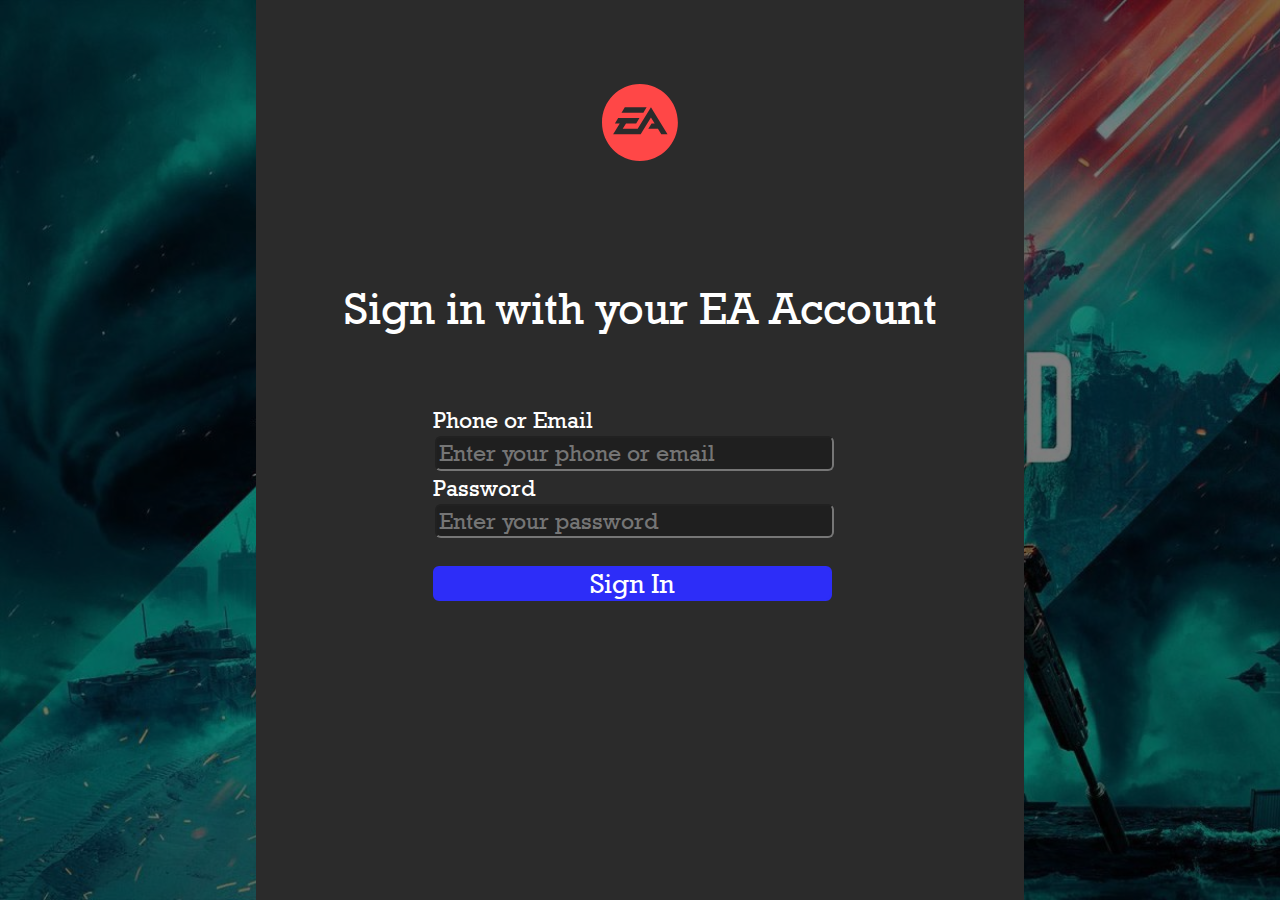
<file: ID_S10205140B_Joshua Ng_Assg1_website/signuppage.html>
<!DOCTYPE html>
<html lang="en">
    <head>
        <meta charset="utf=8">
        <meta name="viewport" content = "width=device-width, initial-scale=1.0">
        <title>Sign Up</title>
        <link rel="icon" href="resources/ealogo.png">
        <link href="normalize.css" rel="stylesheet" type="text/css">
        <link href="main.css" rel="stylesheet" type="text/css">
    </head>
    <body>
        <div class="signup-background">
            <div class="signup-page">
                <img src="resources/ealogo2.svg" style="width: 10%; margin-left:45%; margin-right: 45%; margin-top: 11%;">
                <div class="signup-portion">
                    <p class="signup-header">Sign in with your EA Account</p>
                    <div class="signup">
                        <label for="phone-email">Phone or Email</label>
                        <input type="text" id="phone-email" placeholder="Enter your phone or email">
                        <br>
                        <label for="pass">Password</label>
                        <input type="password" id="pass" placeholder="Enter your password">
                        <input type="submit" value="Sign In">
                    </div>
                </div>
            </div>
        </div>
    </body>
</html>
</file>
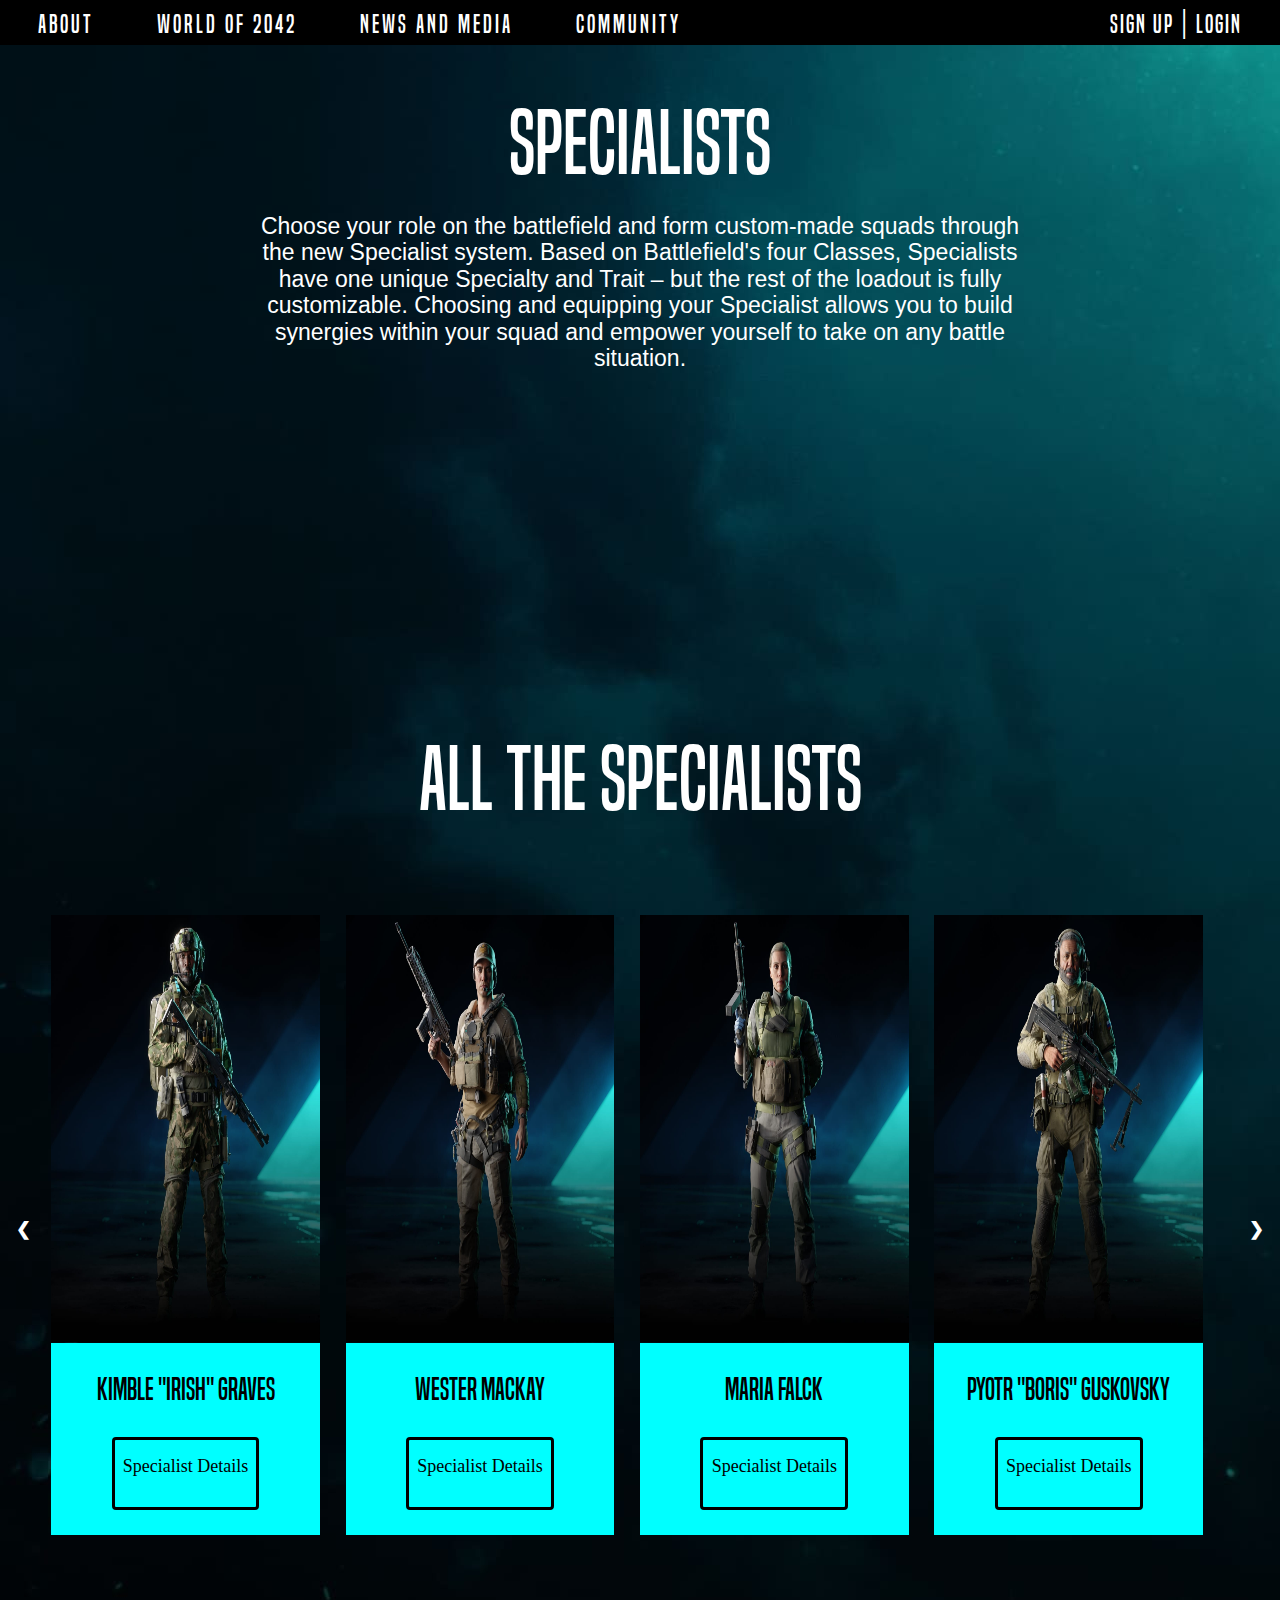
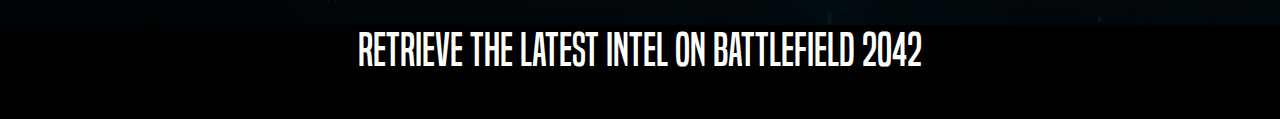
<file: ID_S10205140B_Joshua Ng_Assg1_website/specialistspage.html>
<!DOCTYPE html>
<html lang="en">
    <head>
        <meta charset="utf-8">
        <meta name="viewport" content = "width=device-width, initial-scale=1.0">
        <title>Specialists</title>
        <link rel="icon" href="resources/ealogo.png">
        <link href="normalize.css" rel="stylesheet" type="text/css">
        <link href="main.css" rel="stylesheet" type="text/css">
    </head>
    <body>
        <header class="flex-header">
            <div class="flex-left">
                About
                <div class="dropdown-content">
                    <p onclick="window.location.href='https://www.ea.com/games/battlefield/battlefield-2042/game-overview/modes/battlefield-portal';">Battlefield™ Portal</p>
                    <p onclick="window.location.href='https://www.ea.com/games/battlefield/battlefield-2042/game-overview/modes/battlefield-hazard-zone';">Battlefield Hazard Zone</p>
                    <p onclick="window.location.href='https://www.ea.com/games/battlefield/battlefield-2042/game-overview';">Game Overview</p>
                    <p onclick="window.location.href='https://www.ea.com/games/battlefield/battlefield-2042/game-overview/maps';">Maps</p>
                    <p onclick="window.location.href='https://www.ea.com/games/battlefield/battlefield-2042/game-overview/modes';">Modes</p>
                    <p onclick="window.location.href='specialistspage.html';">Specialists</p>
                    <p onclick="window.location.href='https://www.ea.com/games/battlefield/battlefield-2042/faq';">FAQ</p>
                    <p onclick="window.location.href='https://www.ea.com/games/battlefield/battlefield-2042/game-overview/pc-system-requirements';">PC Requirements</p>
                </div>
            </div>
            <div class="flex-left" onclick="window.location.href='https://www.ea.com/games/battlefield/battlefield-2042/the-world-of-battlefield-2042';">World of 2042</div>
            <div class="flex-left">
                News And Media
                <div class="dropdown-content">
                    <p onclick="window.location.href='https://www.ea.com/games/battlefield/battlefield-2042/news';">Latest News</p>
                    <p onclick="window.location.href='https://www.ea.com/games/battlefield/battlefield-2042/media';">Latest Media</p>
                    <p onclick="window.location.href='https://www.ea.com/games/battlefield/battlefield-2042/tips-and-tricks';">Tip and Tricks</p>
                </div>
            </div>
            <div class="flex-left">
                Community
                <div class="dropdown-content">
                    <p onclick="window.location.href='https://answers.ea.com/t5/Battlefield-2042/ct-p/battlefield-2042-en';">Forum</p>
                    <p onclick="window.location.href='https://discord.com/invite/battlefield';">Discord</p>
                    <p onclick="window.location.href='https://www.ea.com/games/battlefield/battlefield-2042/battlefield-community-charter';">Community Charter</p>
                </div>
            </div>
            <div onclick="window.location.href='signuppage.html';" class="flex-right">Sign Up | Login</div>
        </header>
        <div class="specialists-page">
            <div class="specialists-desc">
                <h class="specialists-desc-header">Specialists</h>
                <p class="specialists-desc-body">
                    Choose your role on the battlefield and form custom-made squads through the new Specialist system.
                     Based on Battlefield's four Classes, Specialists have one unique Specialty and Trait – but the rest
                      of the loadout is fully customizable. Choosing and equipping your Specialist allows you to build
                       synergies within your squad and empower yourself to take on any battle situation.
                </p>
            </div>
            <div class="specialists-section">
                <h>All the Specialists</h>
            </div>
            <div class="specialists-section-slideshow">
                <div class="specialists">
                    <div style="background-image: url('resources/Kimble Graves/bkgnd.jpg');" class="specialists-profile-image"></div>
                    <div class="specialists-nametag">
                        <h class="specialists-nametag-header">Kimble "Irish" Graves</h>
                        <a class="specialists-preview-button" onclick="seeSpecialists(1)">
                            <h>Specialist Details</h>
                        </a>
                    </div>
                </div>
                <div class="specialists">
                    <div style="background-image: url('resources/Webster Mackay/bkgnd.jpg')" class="specialists-profile-image"></div>
                    <div class="specialists-nametag">
                        <h class="specialists-nametag-header">Wester Mackay</h>
                        <a class="specialists-preview-button" onclick="seeSpecialists(2)">
                            <h>Specialist Details</h>
                        </a>
                    </div>
                </div>
                <div class="specialists">
                    <div style="background-image: url('resources/Maria Falck/bkgnd.jpg')" class="specialists-profile-image"></div>
                    <div class="specialists-nametag">
                        <h class="specialists-nametag-header">Maria Falck</h>
                        <a class="specialists-preview-button" onclick="seeSpecialists(3)">
                            <h>Specialist Details</h>
                        </a>
                    </div>
                </div>
                <div class="specialists">
                    <div style="background-image: url('resources/Pyotr Guskovsky/bkgnd.jpg')" class="specialists-profile-image"></div>
                    <div class="specialists-nametag">
                        <h class="specialists-nametag-header">Pyotr "Boris" Guskovsky</h>
                        <a class="specialists-preview-button" onclick="seeSpecialists(4)">
                            <h>Specialist Details</h>
                        </a>
                    </div>
                </div>
                <div class="specialists">
                    <div style="background-image: url('resources/Wikus Van Daele/bkgnd.jpg')" class="specialists-profile-image"></div>
                    <div class="specialists-nametag">
                        <h class="specialists-nametag-header">Wikus "Casper" Van Daele</h>
                        <a class="specialists-preview-button" onclick="seeSpecialists(5)">
                            <h>Specialist Details</h>
                        </a>
                    </div>
                </div>
                <div class="specialists">
                    <div style="background-image: url('resources/Navin Rao/bkgnd.jpg')" class="specialists-profile-image"></div>
                    <div class="specialists-nametag">
                        <h class="specialists-nametag-header">Navin Rao</h>
                        <a class="specialists-preview-button" onclick="seeSpecialists(6)">
                            <h>Specialist Details</h>
                        </a>
                    </div>
                </div>
                <div class="specialists">
                    <div style="background-image: url('resources/Santiago Espinoza/bkgnd.jpg')" class="specialists-profile-image"></div>
                    <div class="specialists-nametag">
                        <h class="specialists-nametag-header">Santiago "Dozer" Espinoza</h>
                        <a class="specialists-preview-button" onclick="seeSpecialists(7)">
                            <h>Specialist Details</h>
                        </a>
                    </div>
                </div>
                <div class="specialists">
                    <div style="background-image: url('resources/Emma Rosier/bkgnd.jpg')" class="specialists-profile-image"></div>
                    <div class="specialists-nametag">
                        <h class="specialists-nametag-header">Emma "Sundance" Rosier</h>
                        <a class="specialists-preview-button" onclick="seeSpecialists(8)">
                            <h>Specialist Details</h>
                        </a>
                    </div>
                </div>
                <div class="specialists">
                    <div style="background-image: url('resources/Constantin Anghel/bkgnd.jpg')" class="specialists-profile-image"></div>
                    <div class="specialists-nametag">
                        <h class="specialists-nametag-header">Constantin "Angel" Anghel</h>
                        <a class="specialists-preview-button" onclick="seeSpecialists(9)">
                            <h>Specialist Details</h>
                        </a>
                    </div>
                </div>
                <div class="specialists">
                    <div style="background-image: url('resources/Ji-Soo Paik/bkgnd.jpg')" class="specialists-profile-image"></div>
                    <div class="specialists-nametag">
                        <h class="specialists-nametag-header">Ji-Soo Paik</h>
                        <a class="specialists-preview-button" onclick="seeSpecialists(10)">
                            <h>Specialist Details</h>
                        </a>
                    </div>
                </div>
                <a class="prev" onclick="prevfewSlides()">&#10094;</a>
                <a class="next" onclick="nextfewSlides()">&#10095;</a>
            </div>
            <div id="1" class="specialist-bio">
                <div style="background-image: url('resources/Kimble Graves/bkgnd.jpg');" class="specialists-image">
                    <h class="specialists-bio-name">Kimble "Irish" Graves</h>
                </div>
            </div>
            <div id="2" class="specialist-bio">
                <div style="background-image: url('resources/Webster Mackay/bkgnd.jpg')" class="specialists-image">
                    <h class="specialists-bio-name">Webster Mackay</h>
                </div>
            </div>
            <div id="3" class="specialist-bio">
                <div style="background-image: url('resources/Maria Falck/bkgnd.jpg')" class="specialists-image">
                    <h class="specialists-bio-name">Maria Falck</h>
                </div>
            </div>
            <div id="4" class="specialist-bio">
                <div style="background-image: url('resources/Pyotr Guskovsky/bkgnd.jpg')" class="specialists-image">
                    <h class="specialists-bio-name">Pyotr "Boris" Guskovsky</h>
                </div>
            </div>
            <div id="5" class="specialist-bio">
                <div style="background-image: url('resources/Wikus Van Daele/bkgnd.jpg')" class="specialists-image">
                    <h class="specialists-bio-name">Wikus "Casper" Van Daele</h>
                </div>
            </div>
            <div id="6" class="specialist-bio">
                <div style="background-image: url('resources/Navin Rao/bkgnd.jpg')" class="specialists-image">
                    <h class="specialists-bio-name">Navin Rao</h>
                </div>
            </div>
            <div id="7" class="specialist-bio">
                <div style="background-image: url('resources/Santiago Espinoza/bkgnd.jpg')" class="specialists-image">
                    <h class="specialists-bio-name">Santiago "Dozer" Espinoza</h>
                </div>
            </div>
            <div id="8" class="specialist-bio">
                <div style="background-image: url('resources/Emma Rosier/bkgnd.jpg')" class="specialists-image">
                    <h class="specialists-bio-name">Emma "Sundance" Rosier</h>
                </div>
            </div>
            <div id="9" class="specialist-bio">
                <div style="background-image: url('resources/Constantin Anghel/bkgnd.jpg')" class="specialists-image">
                    <h class="specialists-bio-name">Constantin "Anghel"</h>
                </div>
            </div>
            <div id="10" class="specialist-bio">
                <div style="background-image: url('resources/Ji-Soo Paik/bkgnd.jpg')" class="specialists-image">
                    <h class="specialists-bio-name">Ji-Soo Paik</h>
                </div>
            </div>
            <footer class="register-news" style="top: 94.4%; height:5.6%">Retrieve the latest intel on Battlefield 2042</footer>
            <script src="specialistspage.js"></script>
        </div>
    </body>
</html>
</file>
<file: ID_S10205140B_Joshua Ng_Assg1_website/main.css>
/* ====================================== */
/* mainpage.html */
/* ====================================== */

* {
    margin: 0px;
    padding: 0px;
    box-sizing: border-box;
}

@font-face {
    font-family: 'Battlefield Font';
    src: url('resources/built-titling.ttf') format('truetype');
}

@font-face {
    font-family: 'Battlefield Font Header';
    src: url('resources/built titling rg.ttf') format('truetype');
}

.flex-header {
    user-select: none;
    display: flex;
    background-color: black;
    color: white;
    font-size: 25px;
}

.flex-left {
    cursor: pointer;
    font-family: 'Battlefield Font Header';
    letter-spacing: 3px;
    white-space: nowrap;
    text-align: center;
    vertical-align: center;
    margin: 10px 25px 10px 38px;
    height: 25px;
}

.flex-right {
    cursor: pointer;
    font-family: 'Battlefield Font Header';
    letter-spacing: 2px;
    white-space: nowrap;
    margin: 10px 38px 10px auto;
    height: 25px;
}

.dropdown-content {
    display: none;
    z-index: 1;
    user-select: none;
    position: absolute;
    border-radius: 4px;
    min-width: 160px;
    text-align: left;
    padding: 5px 10px 5px 10px;
    background-color: rgb(39, 39, 39);
    font-size: 23px;
}

.flex-left:hover .dropdown-content {
    cursor: pointer;
    display: block;
}

.dropdown-content > p {
    transition: 0.2s ease;
    border-radius: 2px;
    padding-left: 4px;
    padding-right: 4px;
}

.dropdown-content > p:hover {
    background-color: rgb(2, 230, 230);
}

.video-front-page {
    user-select: none;
    position: absolute;
    top: 0px;
    width: 100%;
    height: 100%;
}

.video-container {
    background-color: rgba(0, 0, 0, 0.226);
    width: 100%;
    height: 30%;
}

.video-container video {
    mix-blend-mode: overlay;
    position: relative;
    width: 100%;
    z-index: 0;
}

.overlay {
    position: absolute;
    justify-content: center;
    top: 50px;
    left: 0px;
    width: 100%;
    z-index: 1;
}

.game-header {
    position: absolute;
    justify-content: center;
    width: 36%;
    margin-top: 10%;
    margin-left: 32%;
    margin-right: 32%;
}

.game-desc {
    position: absolute;
    text-align: center;
    width: 46%;
    margin-top: 22.3%;
    margin-left: 27%;
    margin-right: 27%;
    color: white;
    font-size: 18.6px;
    font-family: Arial, Helvetica, sans-serif;
}

.game-buy-border {
    user-select: none;
    position: absolute;
    cursor: pointer;
    margin-top: 28.5%;
    white-space: nowrap;
    width: 15%;
    margin-left: 42.5%;
    margin-right: 42.5%;
    padding-top: 2px;
    padding-bottom: 2px;
    text-align: center;
    font-size: 40px;
    font-family: 'Oswald', sans-serif;
    color: white;
    border-radius: 8px;
    transition: 0.36s ease;
    background-color: orange;
}

.game-buy-border:hover {
    background-color: rgb(187, 121, 0);
}

.image-slideshow {
    position: absolute;
    top: 100%;
    width: 100%;
    height: 75%;
    background-color: rgb(27, 27, 27);
}

.slide {
    background-color: rgb(39, 39, 39);
    user-select: none;
    display: none;
}

.slide-battlefield-2042 {
    position: absolute;
    width: 100%;
    height: 100%;
    top: 0%;
    background-size: cover;
    background-repeat: no-repeat;
    background-image: url('resources/battlefield-2042.jpg');
    background-blend-mode: overlay;
    background-color: rgba(0, 0, 0, 0.3);
}

.slide-battlefield-2042-header {
    position: absolute;
    width: 100%;
    top: 20%;
    text-align: center;
    color: rgb(49, 228, 228);
    font-size: 95px;
    font-family: 'Battlefield Font Header';
    line-height: 70%;
}

.slide-battlefield-2042-desc {
    position: absolute;
    width: 64%;
    top: 39%;
    margin-left: 18%;
    margin-right: 18%;
    font-size: 23px;
    font-family: Arial, Helvetica, sans-serif;
    text-align: center;
    color: white;
}

.slide-battlefield-2042-game-overview {
    user-select: none;
    cursor: pointer;
    background-color: orange;
    position: absolute;
    top: 64%;
    font-size: 30px;
    width: 15%;
    margin-left: 42.5%;
    margin-right: 42.5%;
    font-family: 'Oswald', sans-serif;
    text-align: center;
    border: 1px solid white;
    padding: 5px;
    color: white;
    border-radius: 8px;
    transition: 0.36s ease;
}

.slide-battlefield-2042-game-overview:hover {
    background-color: rgb(187, 121, 0);
    border-color: rgb(204, 204, 204);
}

.slide-battlefield-gamemode-image {
    position: absolute;
    top: 0%;
    width: 100%;
    height: 100%;
    background-size: contain;
    background-position: center;
    background-repeat: no-repeat;
    background-blend-mode: overlay;
    background-color: rgba(0, 0, 0, 0.2);
}

.slide-battlefield-gamemode-desc {
    position: absolute;
    width: 56%;
    top: 39%;
    margin-left: 22%;
    margin-right: 22%;
    font-size: 23px;
    font-family: Arial, Helvetica, sans-serif;
    text-align: center;
    color: white;
}

.prev, .next {
    cursor: pointer;
    position: absolute;
    top: 50%;
    width: auto;
    margin-top: -22px;
    padding: 16px;
    color: white;
    font-weight: bold;
    font-size: 18px;
    transition: 0.6s ease;
    border-radius: 0 3px 3px 0;
    user-select: none;
  }
  
.next {
    right: 0;
    border-radius: 3px 0 0 3px;
  }
  
.prev:hover, .next:hover {
    background-color: rgba(0,0,0,0.8);
}

.register-news {
    background-color: black;
    color: white;
    position: absolute;
    height: 9%;
    width: 100%;
    font-family: 'Battlefield Font Header';
    font-size: 45px;
    text-align: center;
    user-select: none;
    cursor: pointer;
}

.register-news:hover {
    color: rgb(23, 219, 219);
}

/* ====================================== */
/* signup.html */
/* ====================================== */

@font-face {
    font-family: 'Rock Font';
    src: url('resources/ROCK.TTF') format('truetype');
}

.signup-background {
    position: absolute;
    width: 100%;
    height: 100%;
    top: 0%;
    background-size: cover;
    background-repeat: no-repeat;
    background-image: url('resources/battlefieldfrontpage.jpg');
    background-blend-mode: overlay;
    background-color: rgba(0, 0, 0, 0.5);
}

.signup-page {
    position: absolute;
    width: 60%;
    height: 100%;
    top: 0%;
    margin-left: 20%;
    margin-right: 20%;
    background-color: rgb(43, 43, 43);
}

.signup-portion {
    position: absolute;
    width: 100%;
    top: 28%;
    height: 60%;
}

.signup-header {
    font-family: 'Rock Font';
    position: absolute;
    width: 100%;
    top: 6%;
    text-align: center;
    color: white;
    font-size: 45px;
}

.signup {
    position: absolute;
    width: 40%;
    height: 40%;
    top: 28%;
    margin-left: 23%;
    font-size: 27px;
    font-family: 'Rock Font';
}

.signup > label {
    margin-top: 8px;
    color:white;
    font-size: 23px;
}

input[type=text], input[type=password], select {
    margin-top: 2px;
    margin-left: 2px;
    width: 130%;
    padding: 2px;
    background-color: rgb(31, 31, 31);
    color: rgb(187, 187, 187);
    border-radius: 6px;
    font-size: 23px;
}

input[type=submit] {
    width: 130%;
    margin-top: 9%;
    background-color: rgb(45, 45, 248);
    border: 2px solid rgb(45, 45, 248);
    border-radius: 6px;
    color: white;
    cursor: pointer;
}

input[type=submit]:hover {
    background-color: rgb(28, 28, 131);
}

/* ====================================== */
/* specialistspage.html */
/* ====================================== */

.specialists-page {
    position: absolute;
    width: 100%;
    height: 186%;
    background-image: url("resources/battlefieldbackground.jpg");
}

.specialists-desc {
    position: absolute;
    width: 60%;
    height: 21%;
    margin-left: 20%;
    margin-right: 20%;
    top: 3%;
    text-align: center;
    color: white;
}

.specialists-desc-header {
    font-size: 85px;
    font-family: 'Battlefield Font Header';
}

.specialists-desc-body {
    margin-top: 20px;
    font-size: 23px;
    font-family: Arial, Helvetica, sans-serif;
}

.specialists-section {
    position: absolute;
    width: 80%;
    height: 7%;
    margin-left: 10%; 
    margin-right: 10%;
    top: 41%;
    font-size: 85px;
    font-family: 'Battlefield Font Header';
    text-align: center;
    color: white;
}

.specialists-section-slideshow {
    position: absolute;
    width: 100%;
    height: 37%;
    top: 52%;
}

.specialists {
    display: none;
    position: absolute;
    width: 21%;
    height: 100%;
    margin-left: 1%;
    margin-right: 1%;
    overflow: hidden;
    justify-content: center;
}

.specialists-profile-image {
    position: absolute;
    width: 100%;
    height: 69%;
    top: 0%;
    background-size: 100% 100%;
    background-repeat: no-repeat;
}

.specialists-nametag {
    position: absolute;
    width: 100%;
    height: 31%;
    bottom: 0%;
    background-color: cyan;
    color: black;
}

.specialists-nametag-header {
    font-family: 'Battlefield Font Header';
    position: absolute;
    top: 15%;
    font-size: 30px;
    text-align: center;
    width: 100%;
    padding-left: 5%;
    padding-right: 5%;
}

.specialists-preview-button {
    user-select: none;
    cursor: pointer;
    position: absolute;
    bottom: 13%;
    width: 55%;
    height: 38%;
    margin-left: 22.5%;
    margin-right: 22.5%;
    color: black;
    text-align: center;
    font-size: 18px;
    padding-top: 6%;
    border: 3px solid black;
    border-radius: 4px;
    transition: 0.3s ease;
}

.specialists-preview-button:hover {
    background-color: rgb(66, 255, 255);
    color: white;
    border-color: white;
    box-shadow: 4px;
}

.specialist-bio {
    display: none; 
    position: absolute;
    width: 100%;
    height: 62%;
    top: 100%;
}

.specialists-image {
    display: absolute;
    top: 0px;
    width: 100%;
    height: 100%;
    background-repeat: no-repeat;
}

.specialists-bio-name {
    font-family: 'Battlefield Font Header';
    position: absolute;
    font-size: 85px;
    top: 10%;
    left: 6%;
    width: 40%;
    text-align: left;
    color: white;
}
</file>
